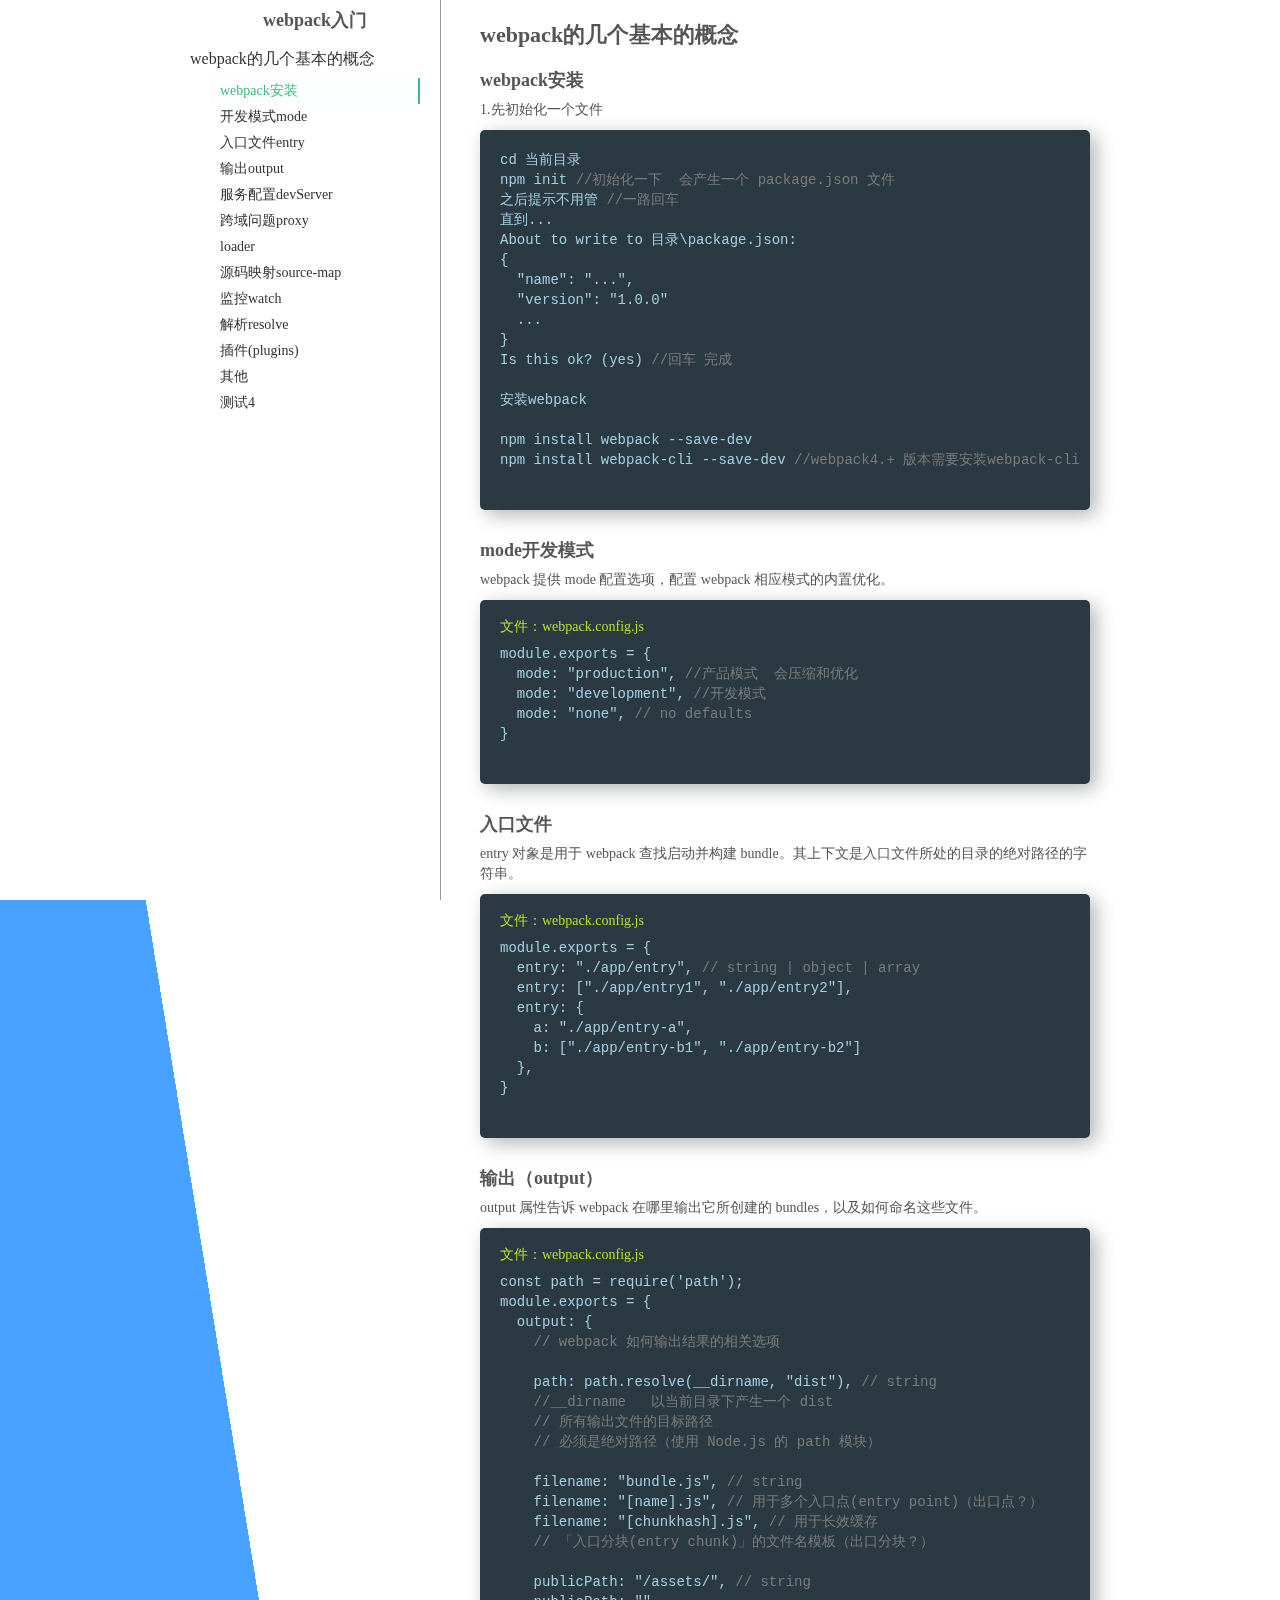
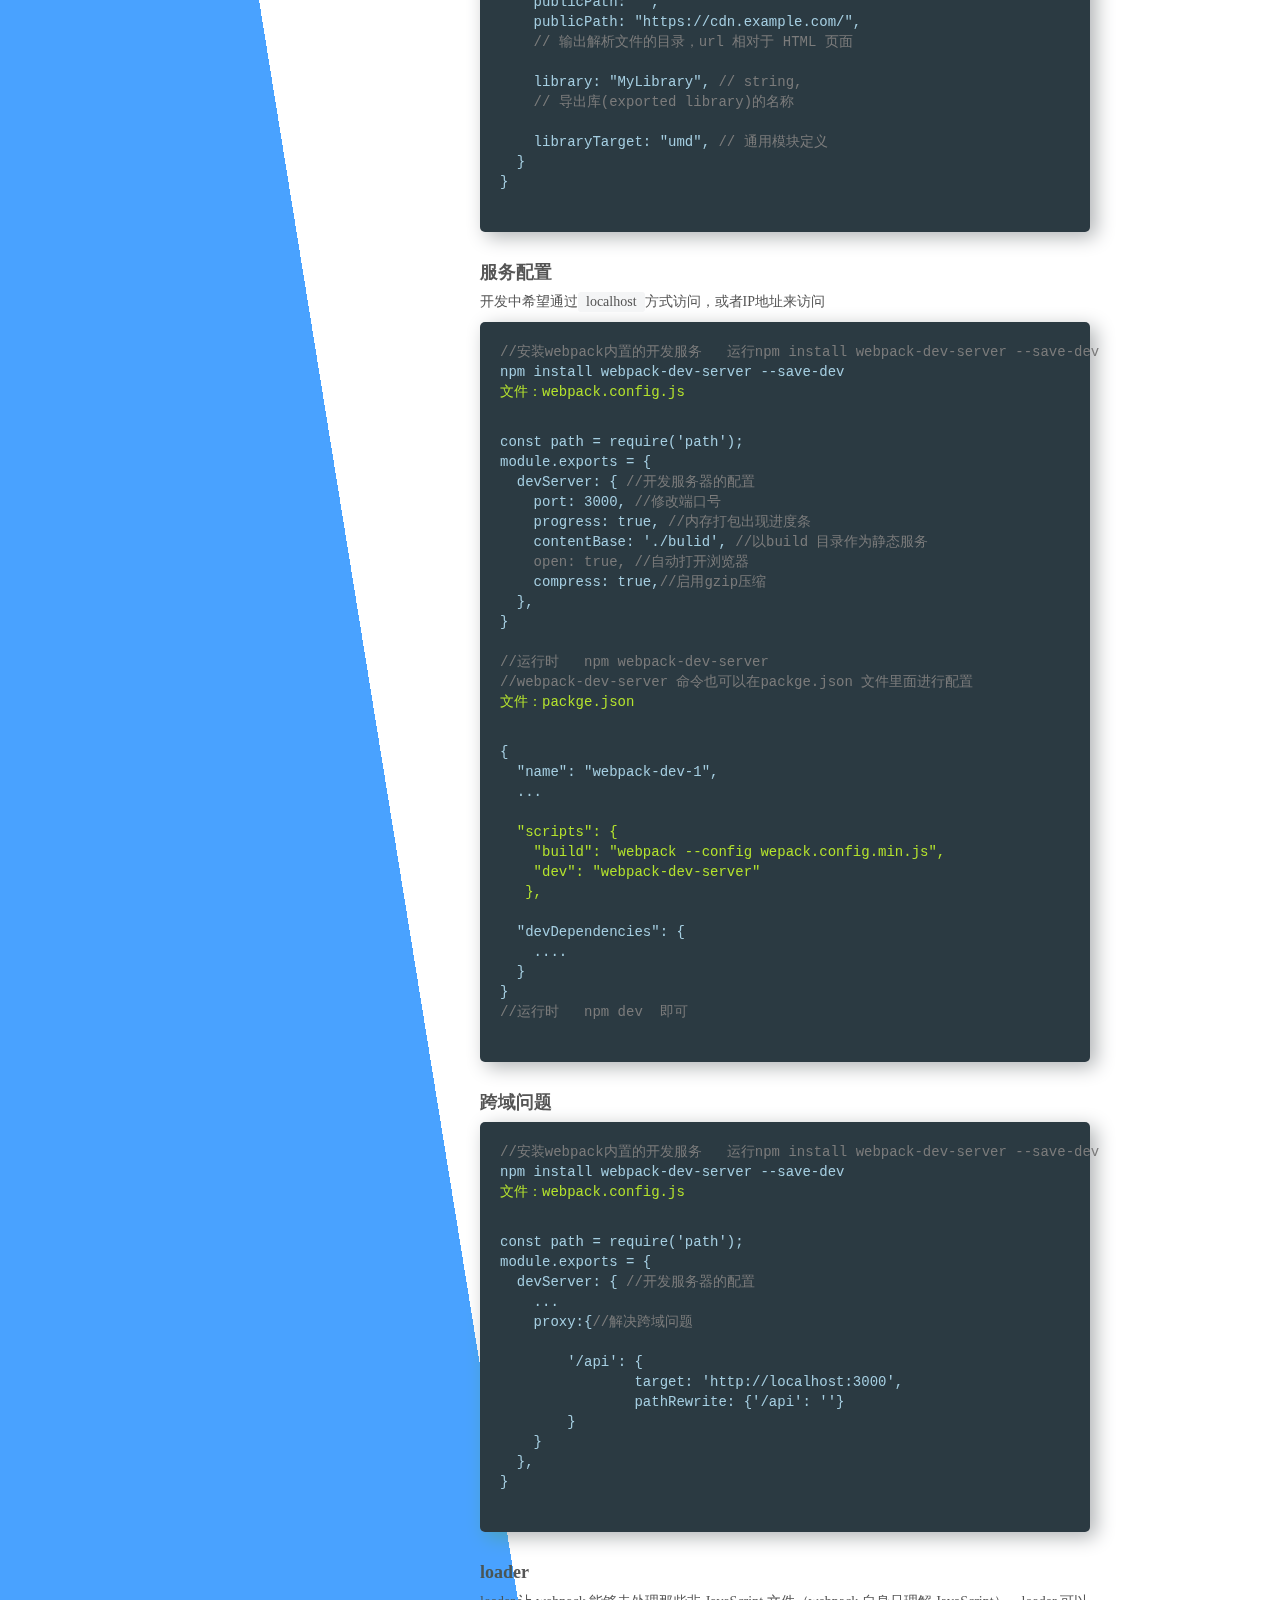
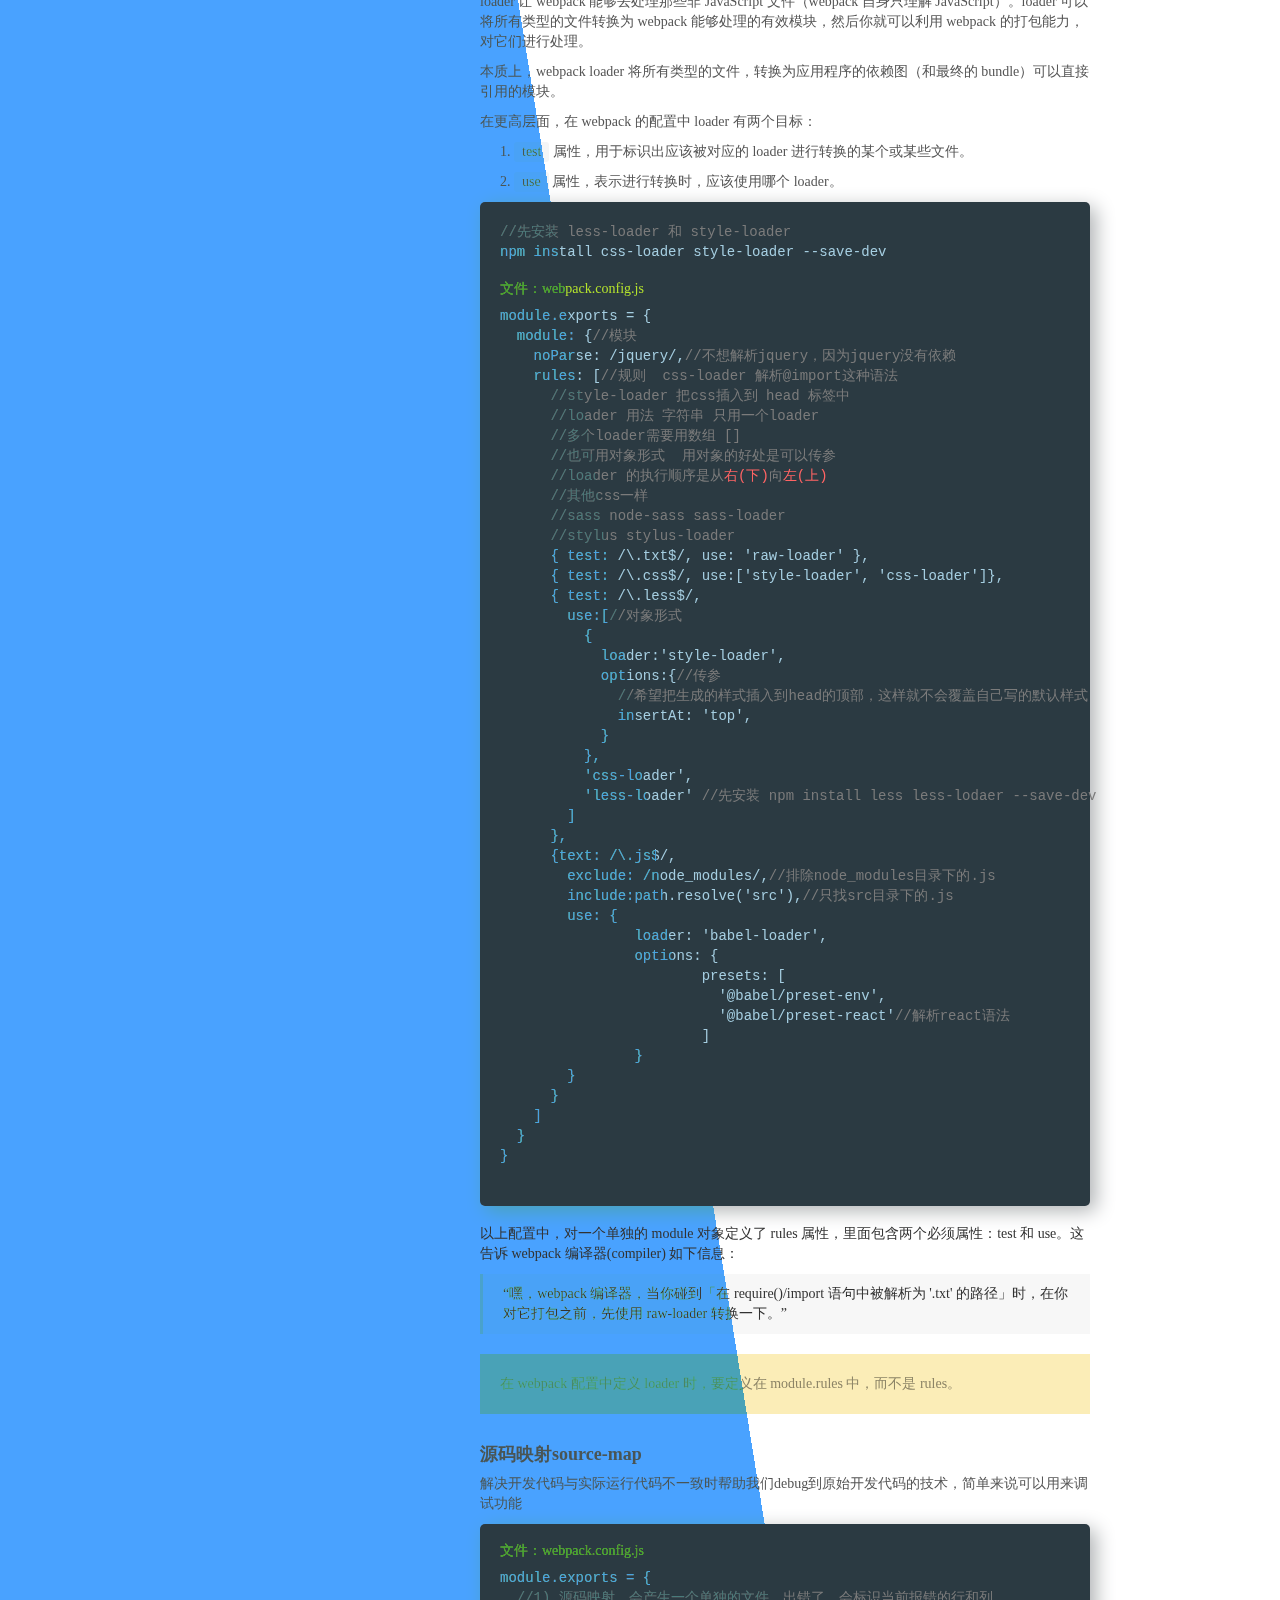
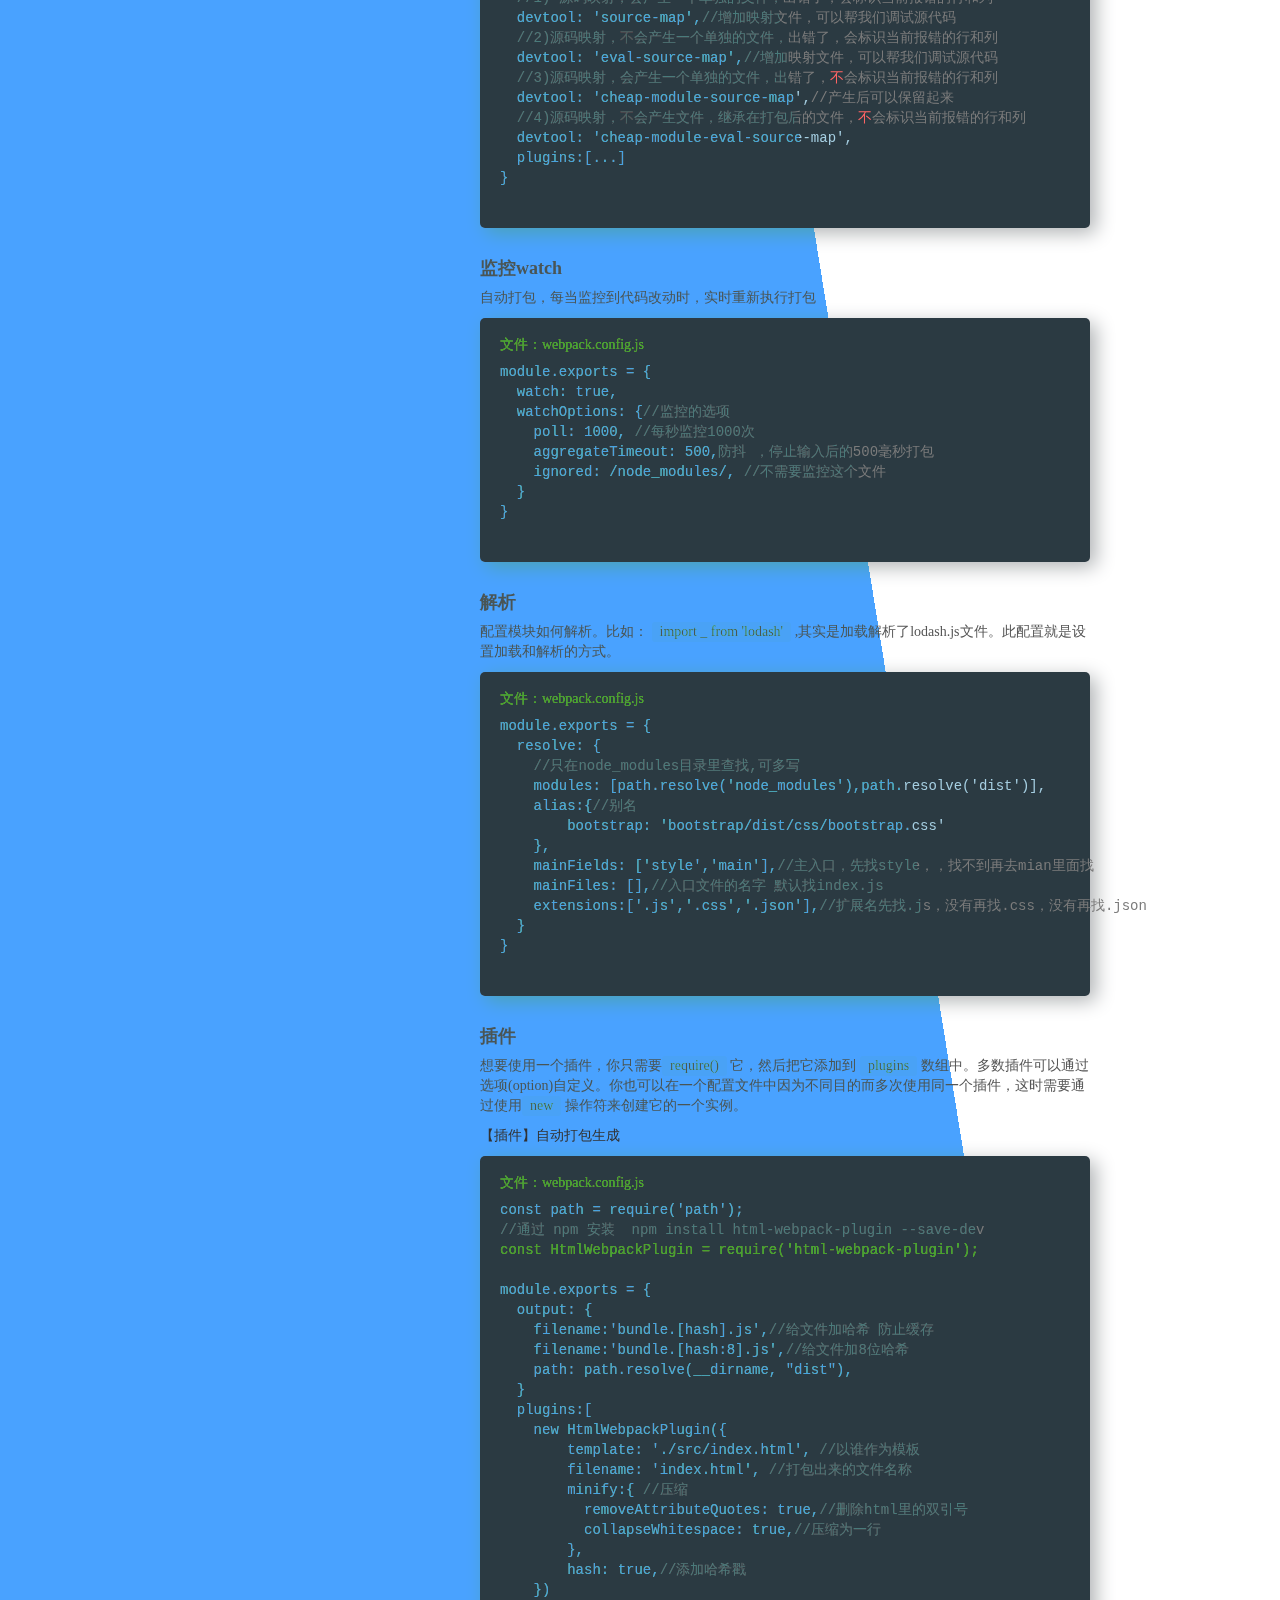
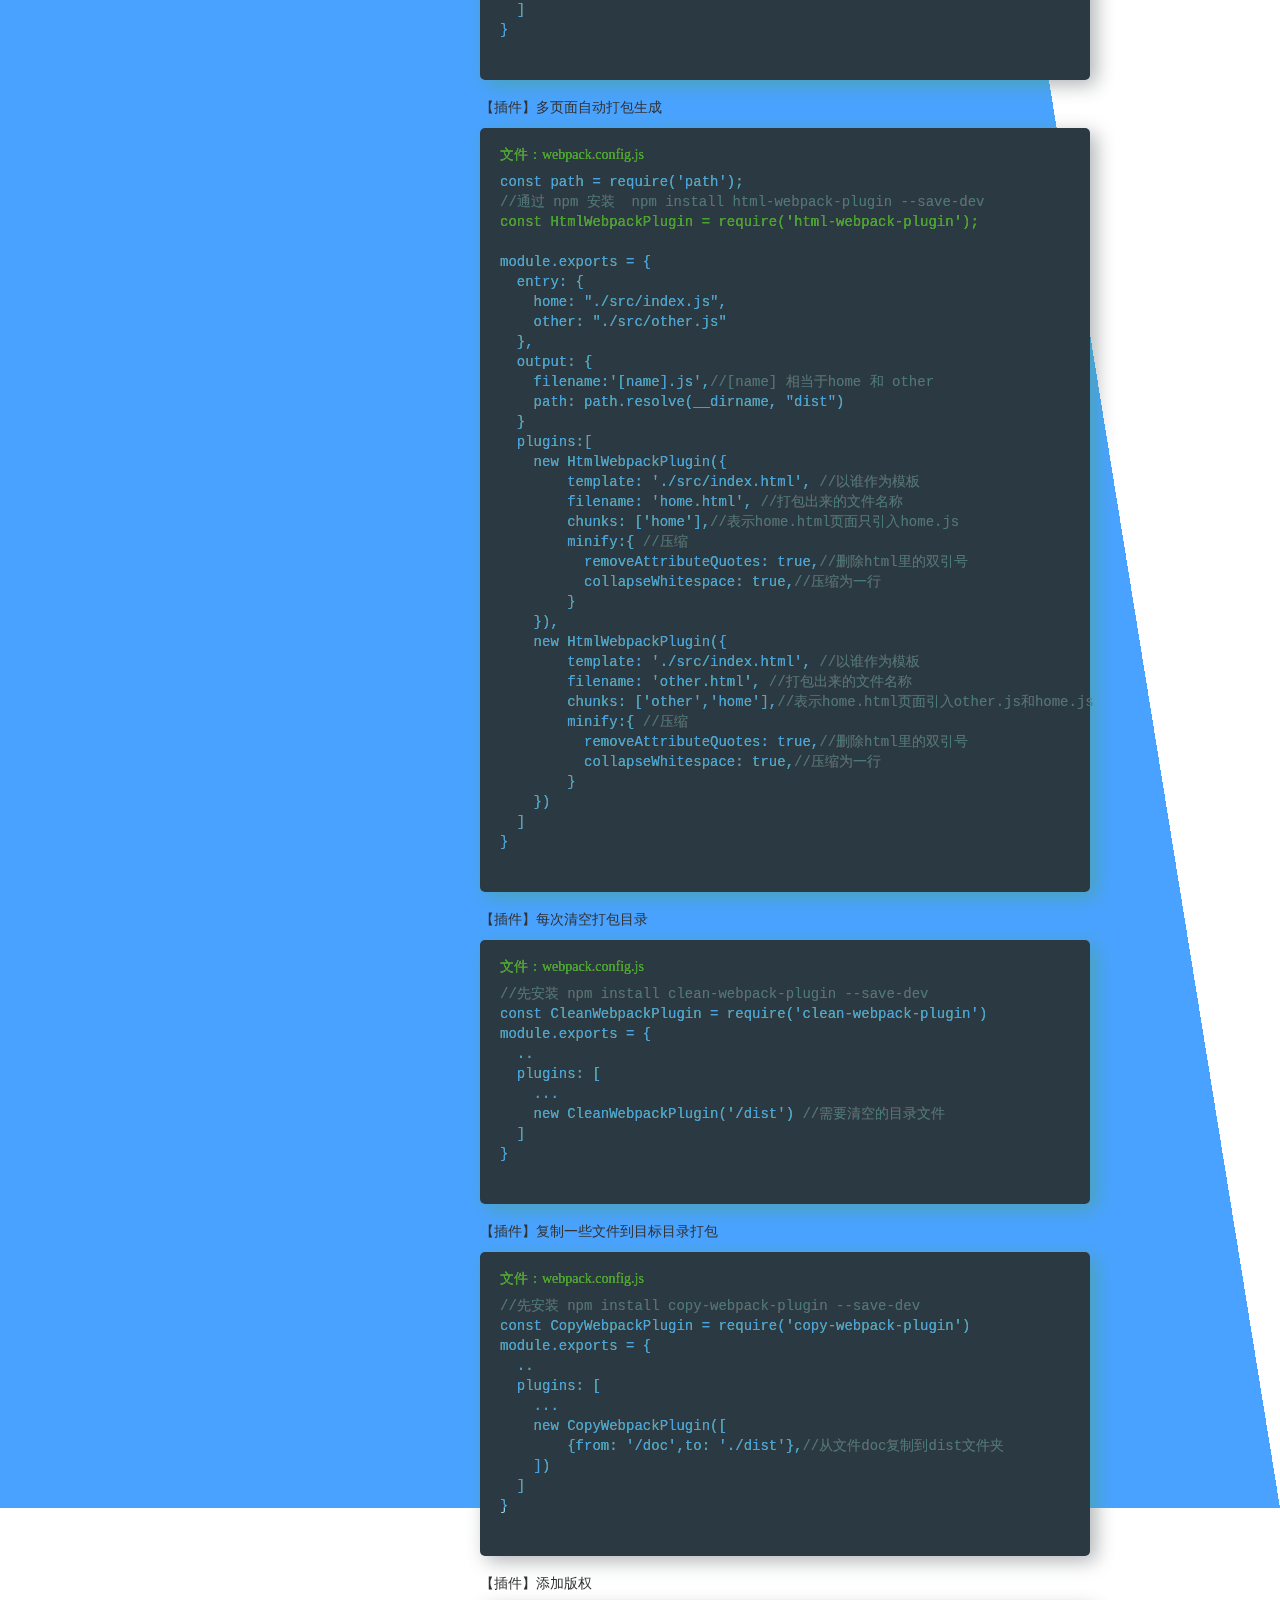
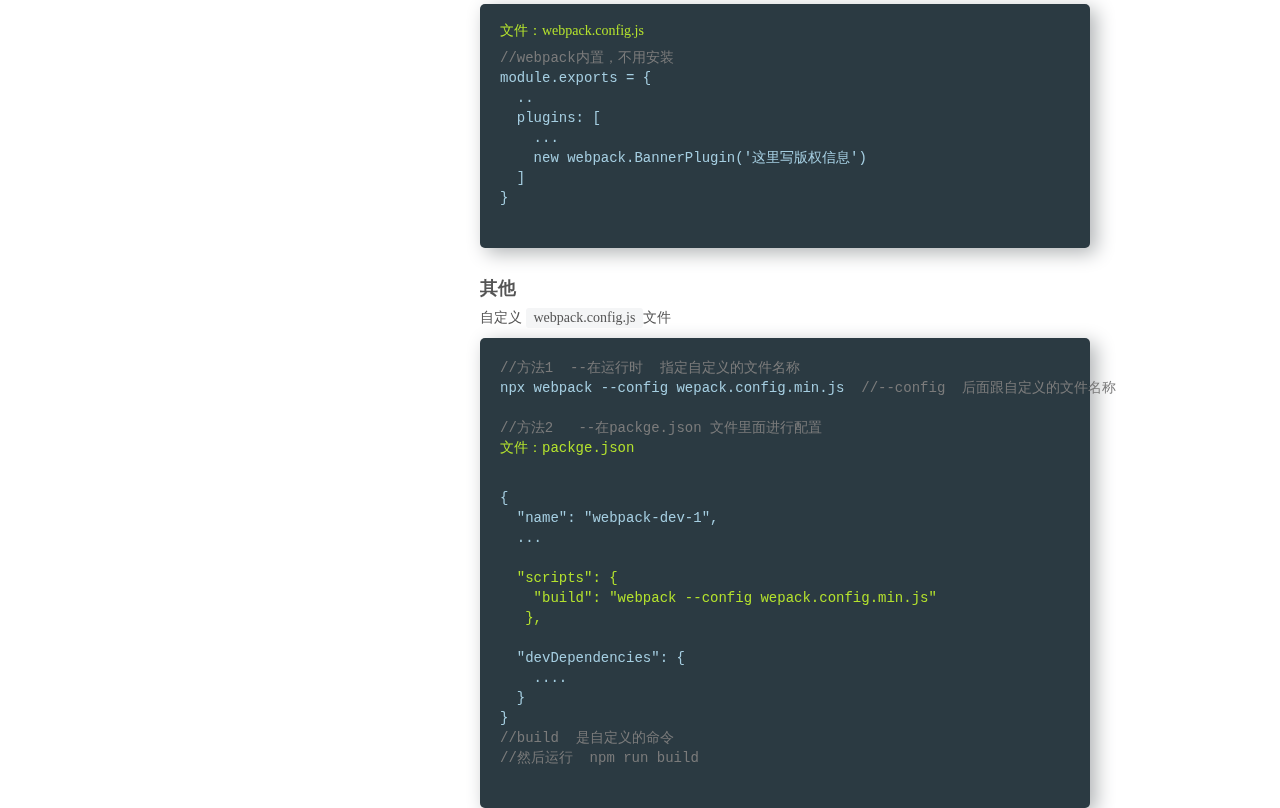
<file: Webpack4/index.html>
<!DOCTYPE html>
<html>
	<head>
		<meta charset="utf-8" />
		<title>Webpack</title>
		<style type="text/css">
			a,abbr,acronym,address,applet,article,aside,audio,b,bdi,big,blockquote,body,canvas,caption,center,cite,code,dd,del,details,dfn,div,dl,dt,em,embed,fieldset,figcaption,figure,footer,form,h1,h2,h3,h4,h5,h6,header,hgroup,html,i,iframe,img,ins,kbd,label,legend,li,mark,menu,nav,object,ol,output,p,pre,q,rp,rt,ruby,s,samp,section,small,span,strike,strong,sub,summary,sup,table,tbody,td,tfoot,th,thead,time,tr,tt,u,ul,var,video{margin:0;padding:0;border:0;font-size:100%;font:inherit}table,tbody,td,tfoot,th,thead,tr{border:1px solid #fafafa}cite,em,i{font-style:normal}img{border:none}article,aside,details,figcaption,figure,footer,header,hgroup,menu,nav,section{display:block}body{line-height:1}li,ol,ul{list-style:none}blockquote,q{quotes:none}blockquote:after,blockquote:before,q:after,q:before{content:'';content:none}table{border-collapse:collapse;border-spacing:0}em,i{display:inline-block;font-style:none}img{width:100%;border:none}a{text-decoration:none;-webkit-tap-highlight-color:transparent;-webkit-touch-callout:none;-webkit-user-select:none}button,button:focus,input,input:focus,select,select:focus,textarea,textarea:focus{outline:0;-webkit-border-radius:0}button,input{-webkit-border-radius:0;margin:0;padding:0;border:none}button,input[type=button],input[type=submit]{-webkit-appearance:none}body{-webkit-user-select:none;-moz-user-select:none;-ms-user-select:none;-o-user-select:none;user-select:none}input[type=search]{-webkit-appearance:none}input::-webkit-search-cancel-button{display:none}input[type=password],input[type=text]{-webkit-box-shadow:0 0 10px 10px #fff inset;box-shadow:0 0 10px 10px #fff inset}input:-webkit-autofill{-webkit-box-shadow:0 0 0 80px #fff inset;-moz-box-shadow:0 0 0 80px #fff inset;-ms-box-shadow:0 0 0 80px #fff inset}::-webkit-input-placeholder{color:#999}:-moz-placeholder{color:#999}::-moz-placeholder{color:#999}:-ms-input-placeholder{color:#999}html{width:100%;height:100%}body{width:100%;min-height:100%;font-size:14px;color:#323232;position:relative}a{color:#323232}.introduction{font-size:18px;color:#555;text-align:center;line-height:40px;font-weight:700}.content{width:900px;margin:0 auto}.content_left{width:250px;border-right:1px solid #999;position:fixed;left:auto;top:0;bottom:0}.content_left_ul_tite{font-size:16px;line-height:38px}.content_left_ul_cont p{margin:0 10px 0 20px;line-height:26px;overflow:hidden;text-overflow:ellipsis;white-space:nowrap;border-right:1px solid #fff;padding-left:10px}.content_left_ul_cont p a{display:block}.content_left_ul_cont p:hover a{text-decoration:underline}.content_left_ul_cont p.p_sel{margin:0 20px 0 20px;line-height:26px;overflow:hidden;text-overflow:ellipsis;white-space:nowrap;border-right:2px solid #42b983;background:#fafffd}.content_left_ul_cont p.p_sel a{color:#42b983}.content_right{margin-left:290px}.content_right_h1{font-size:22px;height:40px;line-height:70px;font-weight:700;color:#555}.content_right_h2{font-size:18px;line-height:40px;font-weight:700;color:#555;margin-top:20px}.content_right_h2 p,p.p_text{font-size:14px;line-height:20px;font-weight:400;margin-bottom:10px}p.air_10{height:18px}p.p_reference{border-left:3px solid #ccc;font-size:14px;padding:10px 20px;line-height:20px;background:#f7f7f7}.content_right_h2 p span{margin-left:20px}.content_right_h2 p i{display:inline-block;padding:0 8px;background:#f4f5f6;border-radius:3px}.code{background:#2b3a42;color:#fff;padding:20px;border-radius:5px;box-shadow:6px 5px 19px 0 #b0b3b5}code{color:#b4e22d;margin-bottom:10px;display:block}u{color:#b4e22d;display:block;text-decoration:none}code:before{content:'文件：';color:#b4e22d}pre{line-height:20px;text-align:left;color:#a5cee1;font-family:Consolas,Monaco,'Andale Mono',monospace;direction:ltr}pre span{color:#7b7b7b}pre span em{color:#ff6464}.warning{background-color:#fbedb7;color:#8c8466;line-height:20px;padding:20px;margin-top:20px}.indicator{position:absolute;top:0;right:0;left:0;bottom:0;background:linear-gradient(to right top,#49a2ff 50%,transparent 50%) no-repeat;background-size:100% calc(100% - 100vh);z-index:1;pointer-events:none;mix-blend-mode:darken}.indicator::after{content:'';position:fixed;top:3px;bottom:0;right:0;left:0;background:#fff;z-index:1}
		</style>
	</head>
	<body>
		<div class="indicator"></div>
		<div class="content">
			<!--left-->
			<div class="content_left">
				<p class="introduction">webpack入门</p>
				<ul class="content_left_ul">
					<li class="content_left_ul_tite"><a href="#concept">webpack的几个基本的概念</a></li>
					<li class="content_left_ul_cont">
						<p class="p_sel"><a href="#webpack_installation">webpack安装</a></p>
						<p><a href="#Development_model">开发模式mode</a></p>
						<p><a href="#Entrance_file">入口文件entry</a></p>
						<p><a href="#Output_file">输出output</a></p>
						<p><a href="#webpack_service">服务配置devServer</a></p>
						<p><a href="#proxy">跨域问题proxy</a></p>
						<!--<p><a href="#webpack_plugin">[插件]自动打包生成</a></p>-->
						<p><a href="#Loader">loader</a></p>
						<p><a href="#source_map">源码映射source-map</a></p>
						<p><a href="#watch">监控watch</a></p>
						<p><a href="#resolve">解析resolve</a></p>
						<p><a href="#Plugin">插件(plugins)</a></p>
						<p><a href="#webpack_other">其他</a></p>
						<p>测试4</p>
					</li>
				</ul>
			</div>
			<!--right-->
			<div class="content_right">
				<div class="concept_1">
					<h1 id="concept" class="content_right_h1">webpack的几个基本的概念</h1>
					<h2 id="webpack_installation" class="content_right_h2">webpack安装
						<p>1.先初始化一个文件</p>
					</h2>
					<div class="code">
						
						<pre>
cd 当前目录
npm init <span>//初始化一下  会产生一个 package.json 文件</span>	
之后提示不用管 <span>//一路回车</span>
直到...
About to write to 目录\package.json:
{
  "name": "...",
  "version": "1.0.0"
  ...
}
Is this ok? (yes) <span>//回车 完成</span>

安装webpack

npm install webpack --save-dev
npm install webpack-cli --save-dev <span>//webpack4.+ 版本需要安装webpack-cli </span>
						</pre>
					</div>
					<h2 id="Development_model" class="content_right_h2">mode开发模式
						<p>webpack 提供 mode 配置选项，配置 webpack 相应模式的内置优化。</p>
					</h2>
					<div class="code">
						<code>webpack.config.js</code>
						<pre>
module.exports = {
  mode: "production", <span>//产品模式  会压缩和优化</span>
  mode: "development", <span>//开发模式</span>
  mode: "none", <span>// no defaults</span>
}
						</pre>
					</div>
					<h2 id="Entrance_file" class="content_right_h2">入口文件
						<p>entry 对象是用于 webpack 查找启动并构建 bundle。其上下文是入口文件所处的目录的绝对路径的字符串。</p>
					</h2>
					<div class="code">
						<code>webpack.config.js</code>
						<pre>
module.exports = {
  entry: "./app/entry",<span> // string | object | array</span>
  entry: ["./app/entry1", "./app/entry2"],
  entry: {
    a: "./app/entry-a",
    b: ["./app/entry-b1", "./app/entry-b2"]
  },
}
						</pre>
					</div>
					<h2 id="Output_file" class="content_right_h2">输出（output）
						<p>output 属性告诉 webpack 在哪里输出它所创建的 bundles，以及如何命名这些文件。</p>
					</h2>
					<div class="code">
						<code>webpack.config.js</code>
						<pre>
const path = require('path');
module.exports = {
  output: {
    <span>// webpack 如何输出结果的相关选项</span>

    path: path.resolve(__dirname, "dist"), <span>// string</span>
    <span>//__dirname   以当前目录下产生一个 dist</span>
    <span>// 所有输出文件的目标路径</span>
    <span>// 必须是绝对路径（使用 Node.js 的 path 模块）</span>

    filename: "bundle.js", <span>// string</span>
    filename: "[name].js", <span>// 用于多个入口点(entry point)（出口点？）</span>
    filename: "[chunkhash].js", <span>// 用于长效缓存</span>
    <span>// 「入口分块(entry chunk)」的文件名模板（出口分块？）</span>

    publicPath: "/assets/", <span>// string</span>
    publicPath: "",
    publicPath: "https://cdn.example.com/",
    <span>// 输出解析文件的目录，url 相对于 HTML 页面</span>

    library: "MyLibrary", <span>// string,</span>
    <span>// 导出库(exported library)的名称</span>

    libraryTarget: "umd", <span>// 通用模块定义</span>
  }
}
						</pre>
					</div>
					<h2 id="webpack_service" class="content_right_h2">服务配置
						<p>开发中希望通过<i>localhost</i>方式访问，或者IP地址来访问</p>
					</h2>
					<div class="code">
						<pre>
<span>//安装webpack内置的开发服务   运行npm install webpack-dev-server --save-dev</span>
npm install webpack-dev-server --save-dev
<code>webpack.config.js</code>
const path = require('path');
module.exports = {
  devServer: { <span>//开发服务器的配置</span>
    port: 3000, <span>//修改端口号</span>
    progress: true, <span>//内存打包出现进度条</span>
    contentBase: './bulid', <span>//以build 目录作为静态服务</span>
    <span>open: true, //自动打开浏览器</span>
    compress: true,<span>//启用gzip压缩</span>
  },
}

<span>//运行时   npm webpack-dev-server  </span>
<span>//webpack-dev-server 命令也可以在packge.json 文件里面进行配置 </span>
<code>packge.json</code>
{
  "name": "webpack-dev-1",
  ...
    <u>  "scripts": {
    "build": "webpack --config wepack.config.min.js",
    "dev": "webpack-dev-server"
   },</u>
  "devDependencies": {
    ....
  }
}
<span>//运行时   npm dev  即可 </span>
						</pre>
					</div>
					<h2 id="proxy" class="content_right_h2">跨域问题</h2>
					<div class="code">
						<pre>
<span>//安装webpack内置的开发服务   运行npm install webpack-dev-server --save-dev</span>
npm install webpack-dev-server --save-dev
<code>webpack.config.js</code>
const path = require('path');
module.exports = {
  devServer: { <span>//开发服务器的配置</span>
    ...
    proxy:{<span>//解决跨域问题</span>
    	<!--<span>//配置一个代理，相当于访问以‘api’开头的，都去3000端口</span>
    	'/api': 'http://localhost:3000',-->
    	'/api': {
    		target: 'http://localhost:3000',
    		pathRewrite: {'/api': ''}
    	}
    }
  },
}
						</pre>
					</div>
					<h2 id="Loader" class="content_right_h2">loader
						<p>loader 让 webpack 能够去处理那些非 JavaScript 文件（webpack 自身只理解 JavaScript）。loader 可以将所有类型的文件转换为 webpack 能够处理的有效模块，然后你就可以利用 webpack 的打包能力，对它们进行处理。</p>
						<p>本质上，webpack loader 将所有类型的文件，转换为应用程序的依赖图（和最终的 bundle）可以直接引用的模块。</p>
						<p>
							在更高层面，在 webpack 的配置中 loader 有两个目标：</p>
						
						<p><span>1. <i>test</i> 属性，用于标识出应该被对应的 loader 进行转换的某个或某些文件。</span></p>
						<p><span>2. <i>use</i> 属性，表示进行转换时，应该使用哪个 loader。</span></p>
					</h2>
					<div class="code">
						<pre>
<span>//先安装 less-loader 和 style-loader</span>
npm install css-loader style-loader --save-dev
						</pre>
						<code>webpack.config.js</code>
						<pre>
module.exports = {
  module: {<span>//模块</span>
    noParse: /jquery/,<span>//不想解析jquery，因为jquery没有依赖</span>
    rules: [<span>//规则  css-loader 解析@import这种语法</span>
      <span>//style-loader 把css插入到 head 标签中</span>
      <span>//loader 用法 字符串 只用一个loader</span>
      <span>//多个loader需要用数组 []</span>
      <span>//也可用对象形式  用对象的好处是可以传参</span>
      <span>//loader 的执行顺序是从<em>右(下)</em>向<em>左(上)</em></span>
      <span>//其他css一样</span>
      <span>//sass node-sass sass-loader</span>
      <span>//stylus stylus-loader</span>
      { test: /\.txt$/, use: 'raw-loader' },
      { test: /\.css$/, use:['style-loader', 'css-loader']},
      { test: /\.less$/, 
        use:[<span>//对象形式</span>
      	  {
      	    loader:'style-loader',
      	    options:{<span>//传参</span>
      	      <span>//希望把生成的样式插入到head的顶部，这样就不会覆盖自己写的默认样式</span>
      	      insertAt: 'top',
      	    }
      	  }, 
      	  'css-loader',
      	  'less-loader' <span>//先安装 npm install less less-lodaer --save-dev</span>
      	]
      },
      {text: /\.js$/,
      	exclude: /node_modules/,<span>//排除node_modules目录下的.js</span>
      	include:path.resolve('src'),<span>//只找src目录下的.js</span>
        use: {
        	loader: 'babel-loader',
        	options: {
        		presets: [
        		  '@babel/preset-env',
        		  '@babel/preset-react'<span>//解析react语法</span>
        		]
        	}
        }
      }
    ]
  }
}
						</pre>
					</div>
					<p class="air_10"></p>
					<p class="p_text">以上配置中，对一个单独的 module 对象定义了 rules 属性，里面包含两个必须属性：test 和 use。这告诉 webpack 编译器(compiler) 如下信息：</p>
					<p class="p_reference">
						“嘿，webpack 编译器，当你碰到「在 <i>require()</i>/<i>import</i> 语句中被解析为 '.txt' 的路径」时，在你对它打包之前，先使用 <i>raw-loader</i> 转换一下。”
					</p>
					<div class="warning">
						在 webpack 配置中定义 loader 时，要定义在 module.rules 中，而不是 rules。
					</div>
					<h2 id="source_map" class="content_right_h2">源码映射source-map
						<p>解决开发代码与实际运行代码不一致时帮助我们debug到原始开发代码的技术，简单来说可以用来调试功能</p>
					</h2>
					<div class="code">
						<code>webpack.config.js</code>
						<pre>
module.exports = {
  <span>//1) 源码映射，会产生一个单独的文件，出错了，会标识当前报错的行和列</span>
  devtool: 'source-map',<span>//增加映射文件，可以帮我们调试源代码</span>
  <span>//2)源码映射，<em>不</em>会产生一个单独的文件，出错了，会标识当前报错的行和列</span>
  devtool: 'eval-source-map',<span>//增加映射文件，可以帮我们调试源代码</span>
  <span>//3)源码映射，会产生一个单独的文件，出错了，<em>不</em>会标识当前报错的行和列</span>
  devtool: 'cheap-module-source-map',<span>//产生后可以保留起来</span>
  <span>//4)源码映射，<em>不</em>会产生文件，继承在打包后的文件，<em>不</em>会标识当前报错的行和列</span>
  devtool: 'cheap-module-eval-source-map',
  plugins:[...]
}
						</pre>
					</div>
					<h2 id="watch" class="content_right_h2">监控watch
					<p>自动打包，每当监控到代码改动时，实时重新执行打包</p>
					</h2>
					<div class="code">
						<code>webpack.config.js</code>
						<pre>
module.exports = {
  watch: true,
  watchOptions: {<span>//监控的选项</span>
    poll: 1000, <span>//每秒监控1000次</span>
    aggregateTimeout: 500,<span>防抖 ，停止输入后的500毫秒打包</span>
    ignored: /node_modules/, <span>//不需要监控这个文件</span>
  }
}
					</div>
					<h2 id="resolve" class="content_right_h2">解析
						<p>配置模块如何解析。比如： <i>import _ from 'lodash'</i> ,其实是加载解析了lodash.js文件。此配置就是设置加载和解析的方式。</p>
					</h2>
					<div class="code">
						<code>webpack.config.js</code>
						<pre>
module.exports = {
  resolve: {
    <span>//只在node_modules目录里查找,可多写</span>
    modules: [path.resolve('node_modules'),path.resolve('dist')],
    alias:{<span>//别名</span>
    	bootstrap: 'bootstrap/dist/css/bootstrap.css'
    },
    mainFields: ['style','main'],<span>//主入口，先找style，，找不到再去mian里面找</span>
    mainFiles: [],<span>//入口文件的名字 默认找index.js</span>
    extensions:['.js','.css','.json'],<span>//扩展名先找.js，没有再找.css，没有再找.json</span>
  }
}
						</pre>
					</div>
					<h2 id="Plugin" class="content_right_h2">插件
						<p>想要使用一个插件，你只需要<i>require()</i>  它，然后把它添加到 <i>plugins</i> 数组中。多数插件可以通过选项(option)自定义。你也可以在一个配置文件中因为不同目的而多次使用同一个插件，这时需要通过使用<i> new</i> 操作符来创建它的一个实例。</p>
					</h2>
					<p class="p_text">【插件】自动打包生成</p>
					<div class="code">
						<code>webpack.config.js</code>
						<pre>
const path = require('path');
<span>//通过 npm 安装  npm install html-webpack-plugin --save-dev</span>
<u>const HtmlWebpackPlugin = require('html-webpack-plugin'); </u>
module.exports = {
  output: {
    filename:'bundle.[hash].js',<span>//给文件加哈希 防止缓存</span>
    filename:'bundle.[hash:8].js',<span>//给文件加8位哈希 </span>
    path: path.resolve(__dirname, "dist"),
  }
  plugins:[
    new HtmlWebpackPlugin({
    	template: './src/index.html', <span>//以谁作为模板</span>
    	filename: 'index.html', <span>//打包出来的文件名称</span>
    	minify:{ <span>//压缩</span>
    	  removeAttributeQuotes: true,<span>//删除html里的双引号</span>
    	  collapseWhitespace: true,<span>//压缩为一行</span>
    	},
    	hash: true,<span>//添加哈希戳</span>
    })
  ]
}
						</pre>
					</div>
					<p class="air_10"></p>
					<p class="p_text">【插件】多页面自动打包生成</p>
					<div class="code">
						<code>webpack.config.js</code>
						<pre>
const path = require('path');
<span>//通过 npm 安装  npm install html-webpack-plugin --save-dev</span>
<u>const HtmlWebpackPlugin = require('html-webpack-plugin'); </u>
module.exports = {
  entry: {
    home: "./src/index.js",
    other: "./src/other.js"
  },
  output: {
    filename:'[name].js',<span>//[name] 相当于home 和 other</span>
    path: path.resolve(__dirname, "dist")
  }
  plugins:[
    new HtmlWebpackPlugin({
    	template: './src/index.html', <span>//以谁作为模板</span>
    	filename: 'home.html', <span>//打包出来的文件名称</span>
    	chunks: ['home'],<span>//表示home.html页面只引入home.js</span>
    	minify:{ <span>//压缩</span>
    	  removeAttributeQuotes: true,<span>//删除html里的双引号</span>
    	  collapseWhitespace: true,<span>//压缩为一行</span>
    	}
    }),
    new HtmlWebpackPlugin({
    	template: './src/index.html', <span>//以谁作为模板</span>
    	filename: 'other.html', <span>//打包出来的文件名称</span>
    	chunks: ['other','home'],<span>//表示home.html页面引入other.js和home.js</span>
    	minify:{ <span>//压缩</span>
    	  removeAttributeQuotes: true,<span>//删除html里的双引号</span>
    	  collapseWhitespace: true,<span>//压缩为一行</span>
    	}
    })
  ]
}
						</pre>
					</div>
					<p class="air_10"></p>
					<p class="p_text">【插件】每次清空打包目录</p>
					<div class="code">
						<code>webpack.config.js</code>
						<pre>
<span>//先安装 npm install clean-webpack-plugin --save-dev</span>
const CleanWebpackPlugin = require('clean-webpack-plugin')
module.exports = {
  ..
  plugins: [
    ...
    new CleanWebpackPlugin('/dist') <span>//需要清空的目录文件</span>	
  ]
}
						</pre>
					</div>
					<p class="air_10"></p>
					<p class="p_text">【插件】复制一些文件到目标目录打包</p>
					<div class="code">
						<code>webpack.config.js</code>
						<pre>
<span>//先安装 npm install copy-webpack-plugin --save-dev</span>
const CopyWebpackPlugin = require('copy-webpack-plugin')
module.exports = {
  ..
  plugins: [
    ...
    new CopyWebpackPlugin([
    	{from: '/doc',to: './dist'},<span>//从文件doc复制到dist文件夹</span>
    ]) 
  ]
}
						</pre>
					</div>
					<p class="air_10"></p>
					<p class="p_text">【插件】添加版权</p>
					<div class="code">
						<code>webpack.config.js</code>
						<pre>
<span>//webpack内置，不用安装</span>
module.exports = {
  ..
  plugins: [
    ...
    new webpack.BannerPlugin('这里写版权信息') 
  ]
}
						</pre>
					</div>
					<h2 id="webpack_other" class="content_right_h2">其他
						<p>自定义 <i>webpack.config.js</i>文件</p>
					</h2>
					<div class="code">
						<pre>
<span>//方法1  --在运行时  指定自定义的文件名称</span>
npx webpack --config wepack.config.min.js  <span>//--config  后面跟自定义的文件名称</span>

<span>//方法2   --在packge.json 文件里面进行配置</span>
<code>packge.json</code>
{
  "name": "webpack-dev-1",
  ...
    <u>  "scripts": {
    "build": "webpack --config wepack.config.min.js"
   },</u>
  "devDependencies": {
    ....
  }
}
<span>//build  是自定义的命令</span>
<span>//然后运行  npm run build</span>
						</pre>
						
					</div>
				</div>
				
			</div>
		</div>
	</body>
	<script src="https://code.jquery.com/jquery-2.2.4.js"></script>
	<script type="text/javascript">
		$(function(){
			$(".content_left_ul_cont p").click(function(){
				$(this).addClass("p_sel").siblings("p").removeClass("p_sel")
			})
			let throttle = (method, context) => {
				clearTimeout(method.tId);
		 		method.tId = setTimeout(function(){
			 		method.call(context);
			 	}, 150);
			}
			function scroll(){
				let [arr, num, min] = [[], 0, 0];
				$(".content_right_h2").each(function(){
					num = $(this).offset().top-$(window).scrollTop();
					arr.push(Math.abs(num));
				})
				min = arr.indexOf(Math.min.apply(null,arr));
				$(".content_left_ul").find("p").eq(min).addClass("p_sel").siblings("p").removeClass("p_sel");
			}
			$(document).scroll(function(){ 
				throttle(scroll)
			})
		})
	</script>
</html>
</file>
